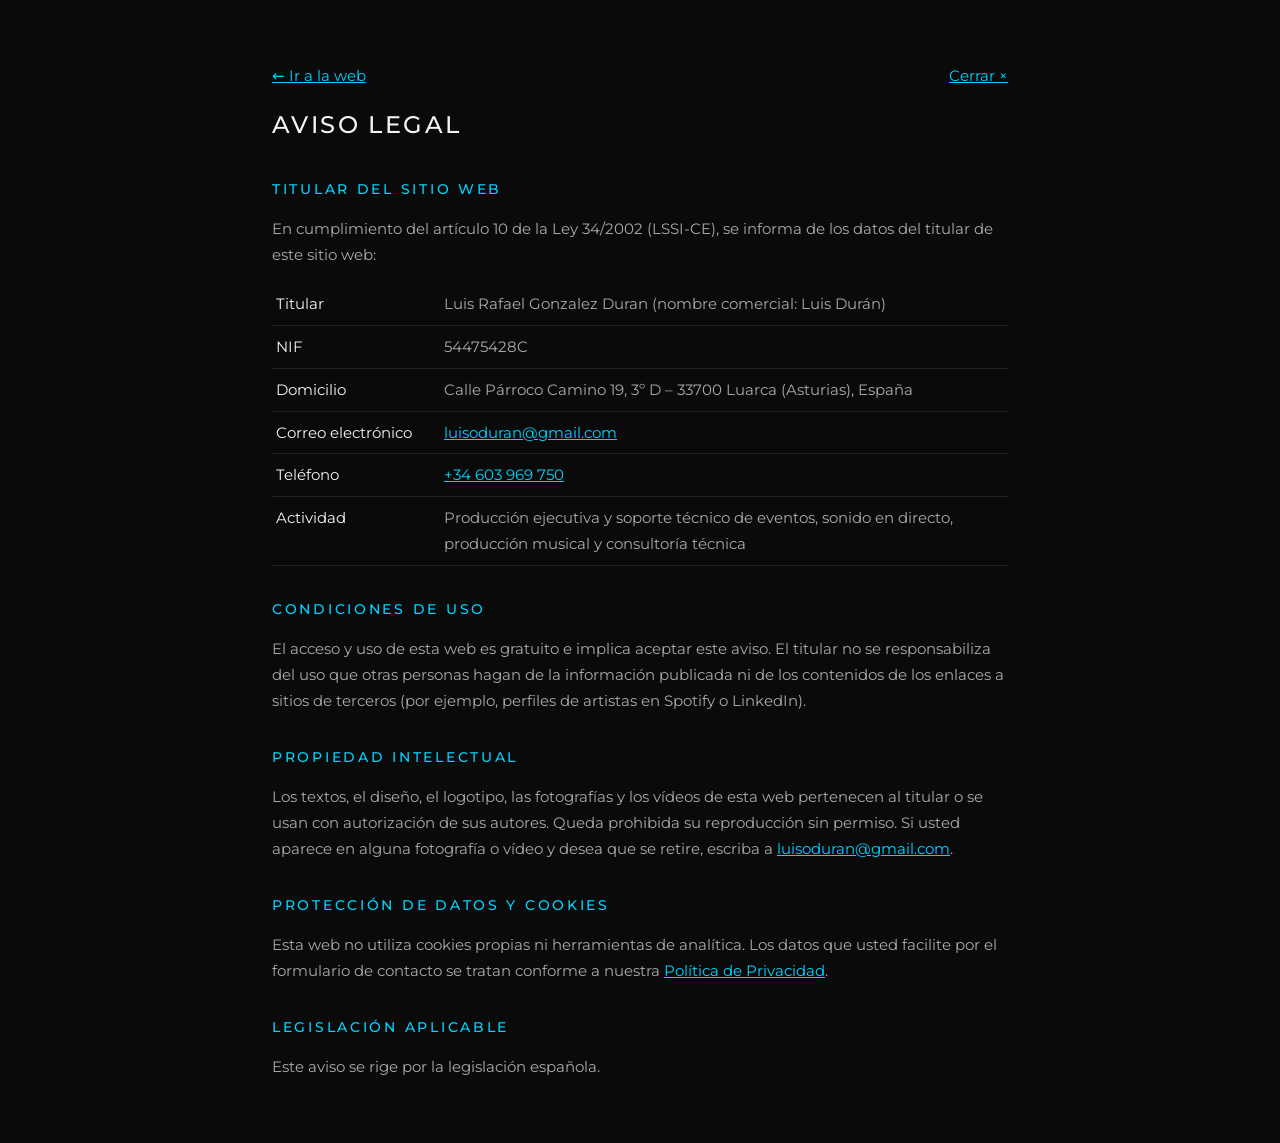
<file: aviso-legal.html>
<!DOCTYPE html>
<html lang="es">
<head>
<meta charset="UTF-8">
<meta name="viewport" content="width=device-width, initial-scale=1.0">
<title>Aviso legal — Luis Durán</title>
<meta name="robots" content="noindex, nosnippet">
<link rel="icon" href="favicon.svg" type="image/svg+xml">
<style>
  @font-face{font-family:'Montserrat';font-style:normal;font-weight:300 700;font-display:swap;src:url(fonts/Montserrat-var-latin.woff2) format('woff2')}
  body{font-family:'Montserrat',system-ui,sans-serif;background:#0a0a0a;color:#f5f5f5;line-height:1.7;margin:0;padding:3rem 1.5rem}
  main{max-width:46rem;margin:0 auto}
  h1{font-size:1.5rem;font-weight:500;letter-spacing:.1em;text-transform:uppercase;margin-bottom:2rem}
  h2{font-size:.85rem;color:#00d4ff;text-transform:uppercase;letter-spacing:.2em;margin:2rem 0 .5rem;font-weight:500}
  p,li{color:#aaa;font-size:.95rem}
  a{color:#00d4ff}
  .back{display:flex;justify-content:space-between;gap:1rem}
  table{border-collapse:collapse;width:100%}
  td{border-bottom:1px solid #222;padding:.5rem .25rem;color:#aaa;font-size:.95rem;vertical-align:top}
  td:first-child{color:#f5f5f5;width:10rem}
  @media print{body{background:#fff;color:#111;padding:0}p,li,td{color:#222}h1,td:first-child{color:#000}h2{color:#0077a3;break-after:avoid}a{color:#0077a3;text-decoration:none}td{border-bottom-color:#ccc}.back{display:none!important}}
</style>
</head>
<body>
<main>
  <p class="back"><a href="index.html">&larr; Ir a la web</a><a href="index.html" id="cerrar">Cerrar &times;</a></p>
  <h1>Aviso legal</h1>

  <h2>Titular del sitio web</h2>
  <p>En cumplimiento del artículo 10 de la Ley 34/2002 (LSSI-CE), se informa de los datos del titular de este sitio web:</p>
  <table>
    <tr><td>Titular</td><td>Luis Rafael Gonzalez Duran (nombre comercial: Luis Durán)</td></tr>
    <tr><td>NIF</td><td>54475428C</td></tr>
    <tr><td>Domicilio</td><td>Calle Párroco Camino 19, 3º D – 33700 Luarca (Asturias), España</td></tr>
    <tr><td>Correo electrónico</td><td><a href="mailto:luisoduran@gmail.com">luisoduran@gmail.com</a></td></tr>
    <tr><td>Teléfono</td><td><a href="tel:+34603969750">+34 603 969 750</a></td></tr>
    <tr><td>Actividad</td><td>Producción ejecutiva y soporte técnico de eventos, sonido en directo, producción musical y consultoría técnica</td></tr>
  </table>

  <h2>Condiciones de uso</h2>
  <p>El acceso y uso de esta web es gratuito e implica aceptar este aviso. El titular no se responsabiliza del uso que otras personas hagan de la información publicada ni de los contenidos de los enlaces a sitios de terceros (por ejemplo, perfiles de artistas en Spotify o LinkedIn).</p>

  <h2>Propiedad intelectual</h2>
  <p>Los textos, el diseño, el logotipo, las fotografías y los vídeos de esta web pertenecen al titular o se usan con autorización de sus autores. Queda prohibida su reproducción sin permiso. Si usted aparece en alguna fotografía o vídeo y desea que se retire, escriba a <a href="mailto:luisoduran@gmail.com">luisoduran@gmail.com</a>.</p>

  <h2>Protección de datos y cookies</h2>
  <p>Esta web no utiliza cookies propias ni herramientas de analítica. Los datos que usted facilite por el formulario de contacto se tratan conforme a nuestra <a href="politica-privacidad.html">Política de Privacidad</a>.</p>

  <h2>Legislación aplicable</h2>
  <p>Este aviso se rige por la legislación española.</p>
</main>
<script>document.getElementById("cerrar").addEventListener("click",function(e){e.preventDefault();window.close();setTimeout(function(){location.href="index.html"},250)});</script>
</body>
</html>
</file>
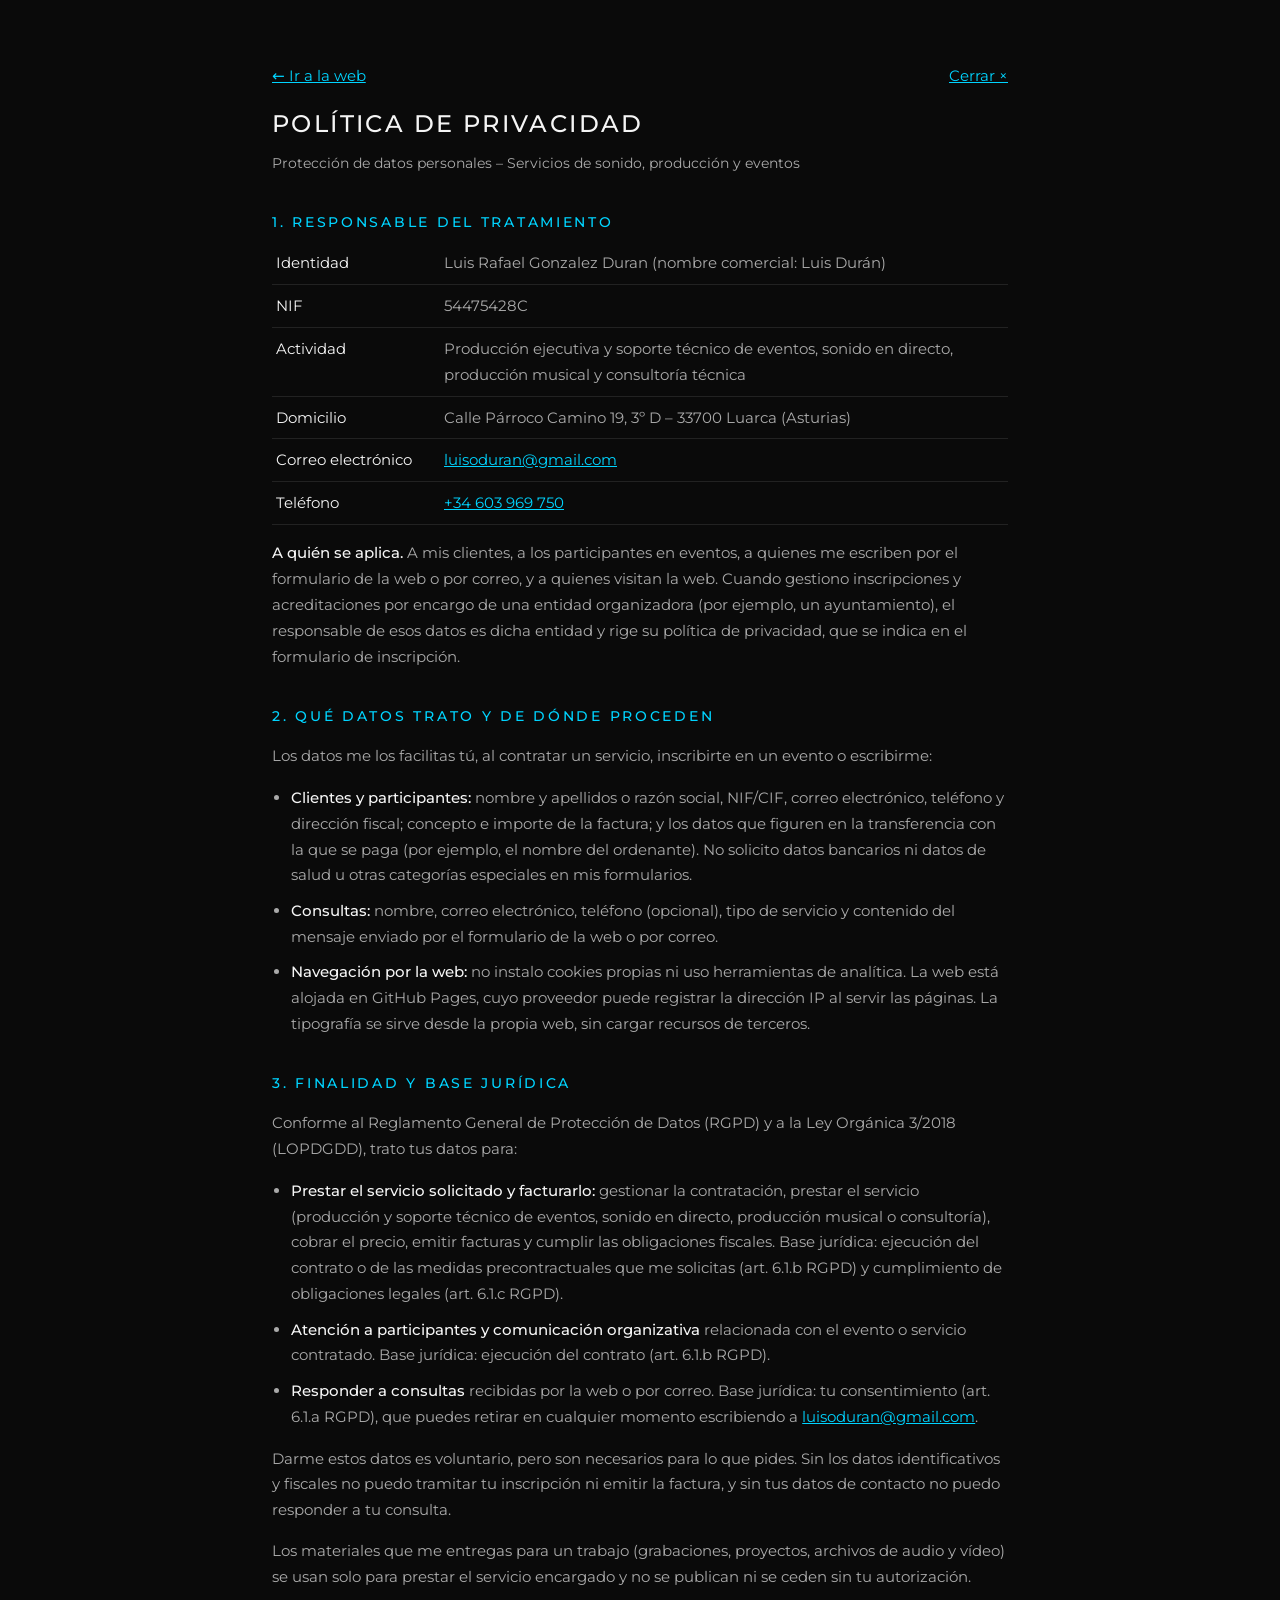
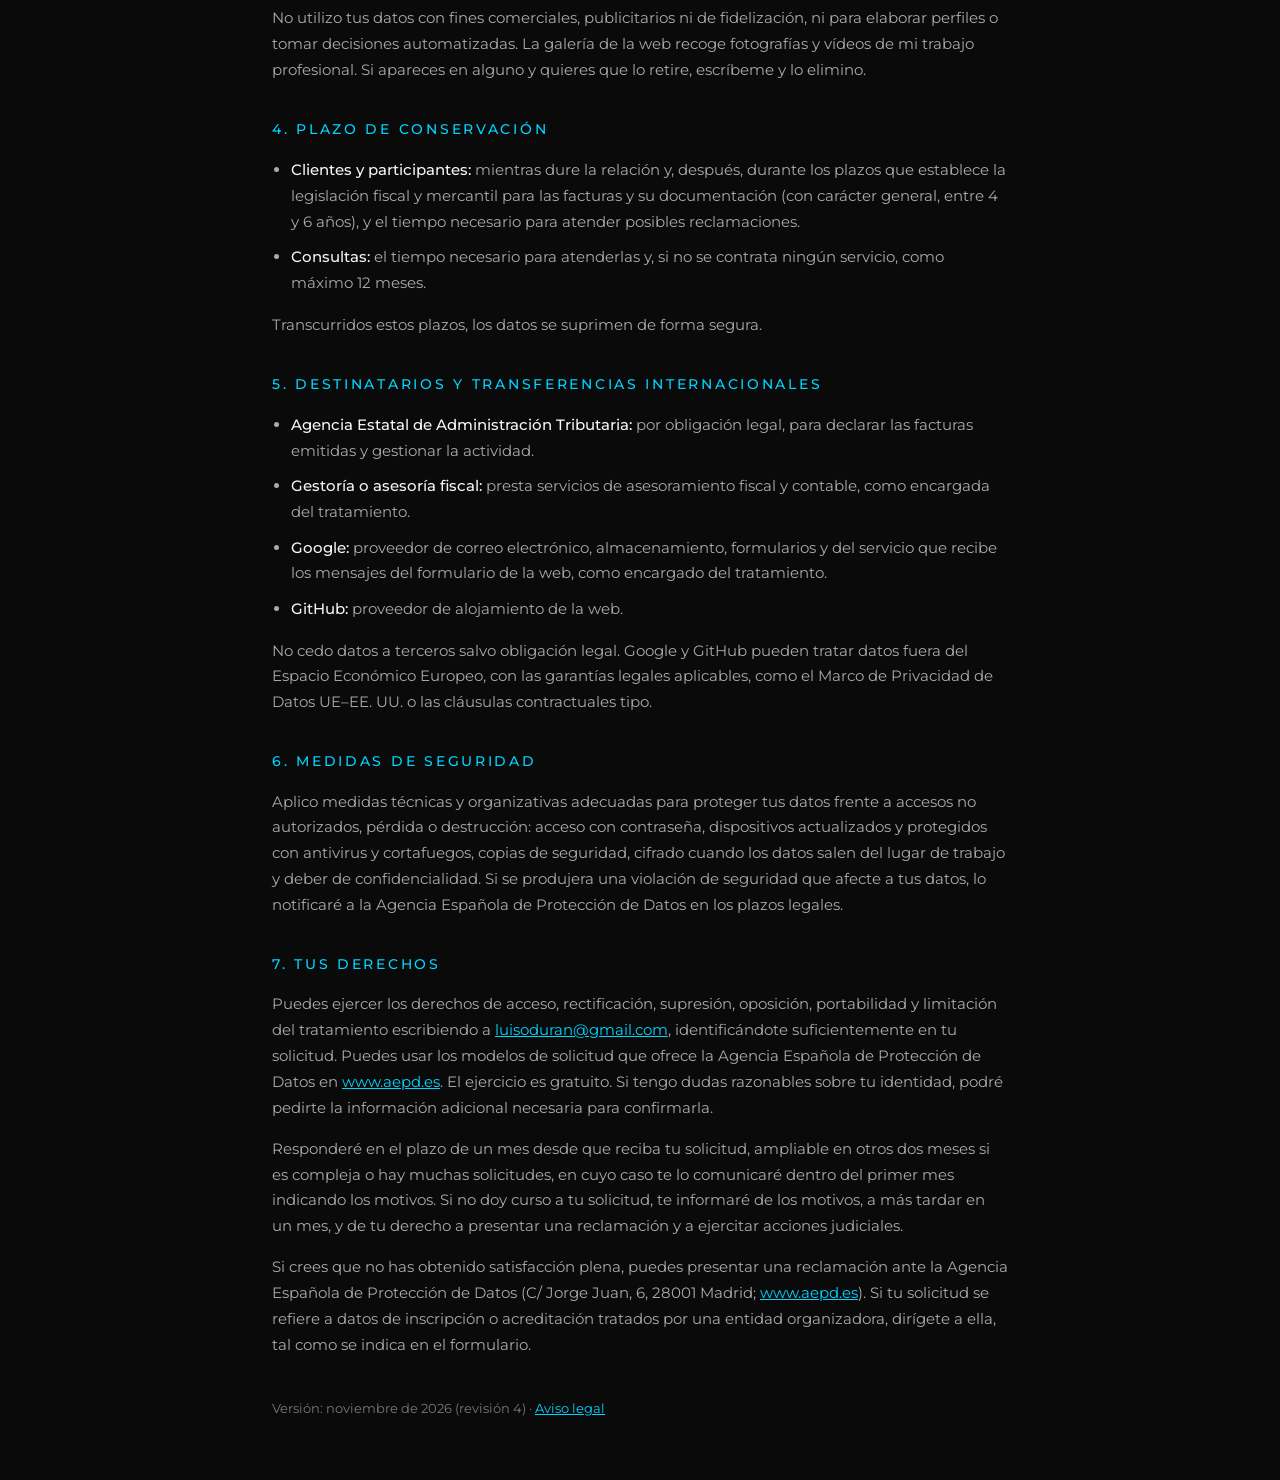
<file: politica-privacidad.html>
<!DOCTYPE html>
<html lang="es">
<head>
<meta charset="UTF-8">
<meta name="viewport" content="width=device-width, initial-scale=1.0">
<title>Política de Privacidad — Luis Durán</title>
<meta name="robots" content="noindex, nosnippet">
<meta name="description" content="Política de Privacidad de Luis Durán: protección de datos personales de clientes, participantes y visitantes.">
<link rel="icon" href="favicon.svg" type="image/svg+xml">
<style>
  @font-face{font-family:'Montserrat';font-style:normal;font-weight:300 700;font-display:swap;src:url(fonts/Montserrat-var-latin.woff2) format('woff2')}
  body{font-family:'Montserrat',system-ui,sans-serif;background:#0a0a0a;color:#f5f5f5;line-height:1.7;margin:0;padding:3rem 1.5rem}
  main{max-width:46rem;margin:0 auto}
  h1{font-size:1.5rem;font-weight:500;letter-spacing:.1em;text-transform:uppercase;margin:0 0 .4rem}
  .sub{color:#aaa;font-size:.9rem;margin:0 0 2rem}
  h2{font-size:.85rem;color:#00d4ff;text-transform:uppercase;letter-spacing:.2em;margin:2.2rem 0 .5rem;font-weight:500}
  p,li{color:#aaa;font-size:.95rem}
  li{margin-bottom:.6rem}
  ul{padding-left:1.2rem}
  strong{color:#f5f5f5;font-weight:500}
  a{color:#00d4ff}
  .back{display:flex;justify-content:space-between;gap:1rem}
  table{border-collapse:collapse;width:100%}
  td{border-bottom:1px solid #222;padding:.5rem .25rem;color:#aaa;font-size:.95rem;vertical-align:top}
  td:first-child{color:#f5f5f5;width:10rem}
  .ver{margin-top:2.5rem;font-size:.8rem;color:#797979}
  @media print{body{background:#fff;color:#111;padding:0}p,li,td,.sub,.ver{color:#222}h1,strong,td:first-child{color:#000}h2{color:#0077a3;break-after:avoid}a{color:#0077a3;text-decoration:none}td{border-bottom-color:#ccc}.back{display:none!important}li,tr{break-inside:avoid}}
</style>
</head>
<body>
<main>
  <p class="back"><a href="index.html">&larr; Ir a la web</a><a href="index.html" id="cerrar">Cerrar &times;</a></p>
  <h1>Política de Privacidad</h1>
  <p class="sub">Protección de datos personales – Servicios de sonido, producción y eventos</p>

  <h2>1. Responsable del tratamiento</h2>
  <table>
    <tr><td>Identidad</td><td>Luis Rafael Gonzalez Duran (nombre comercial: Luis Durán)</td></tr>
    <tr><td>NIF</td><td>54475428C</td></tr>
    <tr><td>Actividad</td><td>Producción ejecutiva y soporte técnico de eventos, sonido en directo, producción musical y consultoría técnica</td></tr>
    <tr><td>Domicilio</td><td>Calle Párroco Camino 19, 3º D – 33700 Luarca (Asturias)</td></tr>
    <tr><td>Correo electrónico</td><td><a href="mailto:luisoduran@gmail.com">luisoduran@gmail.com</a></td></tr>
    <tr><td>Teléfono</td><td><a href="tel:+34603969750">+34 603 969 750</a></td></tr>
  </table>
  <p><strong>A quién se aplica.</strong> A mis clientes, a los participantes en eventos, a quienes me escriben por el formulario de la web o por correo, y a quienes visitan la web. Cuando gestiono inscripciones y acreditaciones por encargo de una entidad organizadora (por ejemplo, un ayuntamiento), el responsable de esos datos es dicha entidad y rige su política de privacidad, que se indica en el formulario de inscripción.</p>

  <h2>2. Qué datos trato y de dónde proceden</h2>
  <p>Los datos me los facilitas tú, al contratar un servicio, inscribirte en un evento o escribirme:</p>
  <ul>
    <li><strong>Clientes y participantes:</strong> nombre y apellidos o razón social, NIF/CIF, correo electrónico, teléfono y dirección fiscal; concepto e importe de la factura; y los datos que figuren en la transferencia con la que se paga (por ejemplo, el nombre del ordenante). No solicito datos bancarios ni datos de salud u otras categorías especiales en mis formularios.</li>
    <li><strong>Consultas:</strong> nombre, correo electrónico, teléfono (opcional), tipo de servicio y contenido del mensaje enviado por el formulario de la web o por correo.</li>
    <li><strong>Navegación por la web:</strong> no instalo cookies propias ni uso herramientas de analítica. La web está alojada en GitHub Pages, cuyo proveedor puede registrar la dirección IP al servir las páginas. La tipografía se sirve desde la propia web, sin cargar recursos de terceros.</li>
  </ul>

  <h2>3. Finalidad y base jurídica</h2>
  <p>Conforme al Reglamento General de Protección de Datos (RGPD) y a la Ley Orgánica 3/2018 (LOPDGDD), trato tus datos para:</p>
  <ul>
    <li><strong>Prestar el servicio solicitado y facturarlo:</strong> gestionar la contratación, prestar el servicio (producción y soporte técnico de eventos, sonido en directo, producción musical o consultoría), cobrar el precio, emitir facturas y cumplir las obligaciones fiscales. Base jurídica: ejecución del contrato o de las medidas precontractuales que me solicitas (art. 6.1.b RGPD) y cumplimiento de obligaciones legales (art. 6.1.c RGPD).</li>
    <li><strong>Atención a participantes y comunicación organizativa</strong> relacionada con el evento o servicio contratado. Base jurídica: ejecución del contrato (art. 6.1.b RGPD).</li>
    <li><strong>Responder a consultas</strong> recibidas por la web o por correo. Base jurídica: tu consentimiento (art. 6.1.a RGPD), que puedes retirar en cualquier momento escribiendo a <a href="mailto:luisoduran@gmail.com">luisoduran@gmail.com</a>.</li>
  </ul>
  <p>Darme estos datos es voluntario, pero son necesarios para lo que pides. Sin los datos identificativos y fiscales no puedo tramitar tu inscripción ni emitir la factura, y sin tus datos de contacto no puedo responder a tu consulta.</p>
  <p>Los materiales que me entregas para un trabajo (grabaciones, proyectos, archivos de audio y vídeo) se usan solo para prestar el servicio encargado y no se publican ni se ceden sin tu autorización.</p>
  <p>No utilizo tus datos con fines comerciales, publicitarios ni de fidelización, ni para elaborar perfiles o tomar decisiones automatizadas. La galería de la web recoge fotografías y vídeos de mi trabajo profesional. Si apareces en alguno y quieres que lo retire, escríbeme y lo elimino.</p>

  <h2>4. Plazo de conservación</h2>
  <ul>
    <li><strong>Clientes y participantes:</strong> mientras dure la relación y, después, durante los plazos que establece la legislación fiscal y mercantil para las facturas y su documentación (con carácter general, entre 4 y 6 años), y el tiempo necesario para atender posibles reclamaciones.</li>
    <li><strong>Consultas:</strong> el tiempo necesario para atenderlas y, si no se contrata ningún servicio, como máximo 12 meses.</li>
  </ul>
  <p>Transcurridos estos plazos, los datos se suprimen de forma segura.</p>

  <h2>5. Destinatarios y transferencias internacionales</h2>
  <ul>
    <li><strong>Agencia Estatal de Administración Tributaria:</strong> por obligación legal, para declarar las facturas emitidas y gestionar la actividad.</li>
    <li><strong>Gestoría o asesoría fiscal:</strong> presta servicios de asesoramiento fiscal y contable, como encargada del tratamiento.</li>
    <li><strong>Google:</strong> proveedor de correo electrónico, almacenamiento, formularios y del servicio que recibe los mensajes del formulario de la web, como encargado del tratamiento.</li>
    <li><strong>GitHub:</strong> proveedor de alojamiento de la web.</li>
  </ul>
  <p>No cedo datos a terceros salvo obligación legal. Google y GitHub pueden tratar datos fuera del Espacio Económico Europeo, con las garantías legales aplicables, como el Marco de Privacidad de Datos UE–EE. UU. o las cláusulas contractuales tipo.</p>

  <h2>6. Medidas de seguridad</h2>
  <p>Aplico medidas técnicas y organizativas adecuadas para proteger tus datos frente a accesos no autorizados, pérdida o destrucción: acceso con contraseña, dispositivos actualizados y protegidos con antivirus y cortafuegos, copias de seguridad, cifrado cuando los datos salen del lugar de trabajo y deber de confidencialidad. Si se produjera una violación de seguridad que afecte a tus datos, lo notificaré a la Agencia Española de Protección de Datos en los plazos legales.</p>

  <h2>7. Tus derechos</h2>
  <p>Puedes ejercer los derechos de acceso, rectificación, supresión, oposición, portabilidad y limitación del tratamiento escribiendo a <a href="mailto:luisoduran@gmail.com">luisoduran@gmail.com</a>, identificándote suficientemente en tu solicitud. Puedes usar los modelos de solicitud que ofrece la Agencia Española de Protección de Datos en <a href="https://www.aepd.es" target="_blank" rel="noopener">www.aepd.es</a>. El ejercicio es gratuito. Si tengo dudas razonables sobre tu identidad, podré pedirte la información adicional necesaria para confirmarla.</p>
  <p>Responderé en el plazo de un mes desde que reciba tu solicitud, ampliable en otros dos meses si es compleja o hay muchas solicitudes, en cuyo caso te lo comunicaré dentro del primer mes indicando los motivos. Si no doy curso a tu solicitud, te informaré de los motivos, a más tardar en un mes, y de tu derecho a presentar una reclamación y a ejercitar acciones judiciales.</p>
  <p>Si crees que no has obtenido satisfacción plena, puedes presentar una reclamación ante la Agencia Española de Protección de Datos (C/ Jorge Juan, 6, 28001 Madrid; <a href="https://www.aepd.es" target="_blank" rel="noopener">www.aepd.es</a>). Si tu solicitud se refiere a datos de inscripción o acreditación tratados por una entidad organizadora, dirígete a ella, tal como se indica en el formulario.</p>

  <p class="ver">Versión: noviembre de 2026 (revisión 4) · <a href="aviso-legal.html">Aviso legal</a></p>
</main>
<script>document.getElementById("cerrar").addEventListener("click",function(e){e.preventDefault();window.close();setTimeout(function(){location.href="index.html"},250)});</script>
</body>
</html>
</file>
